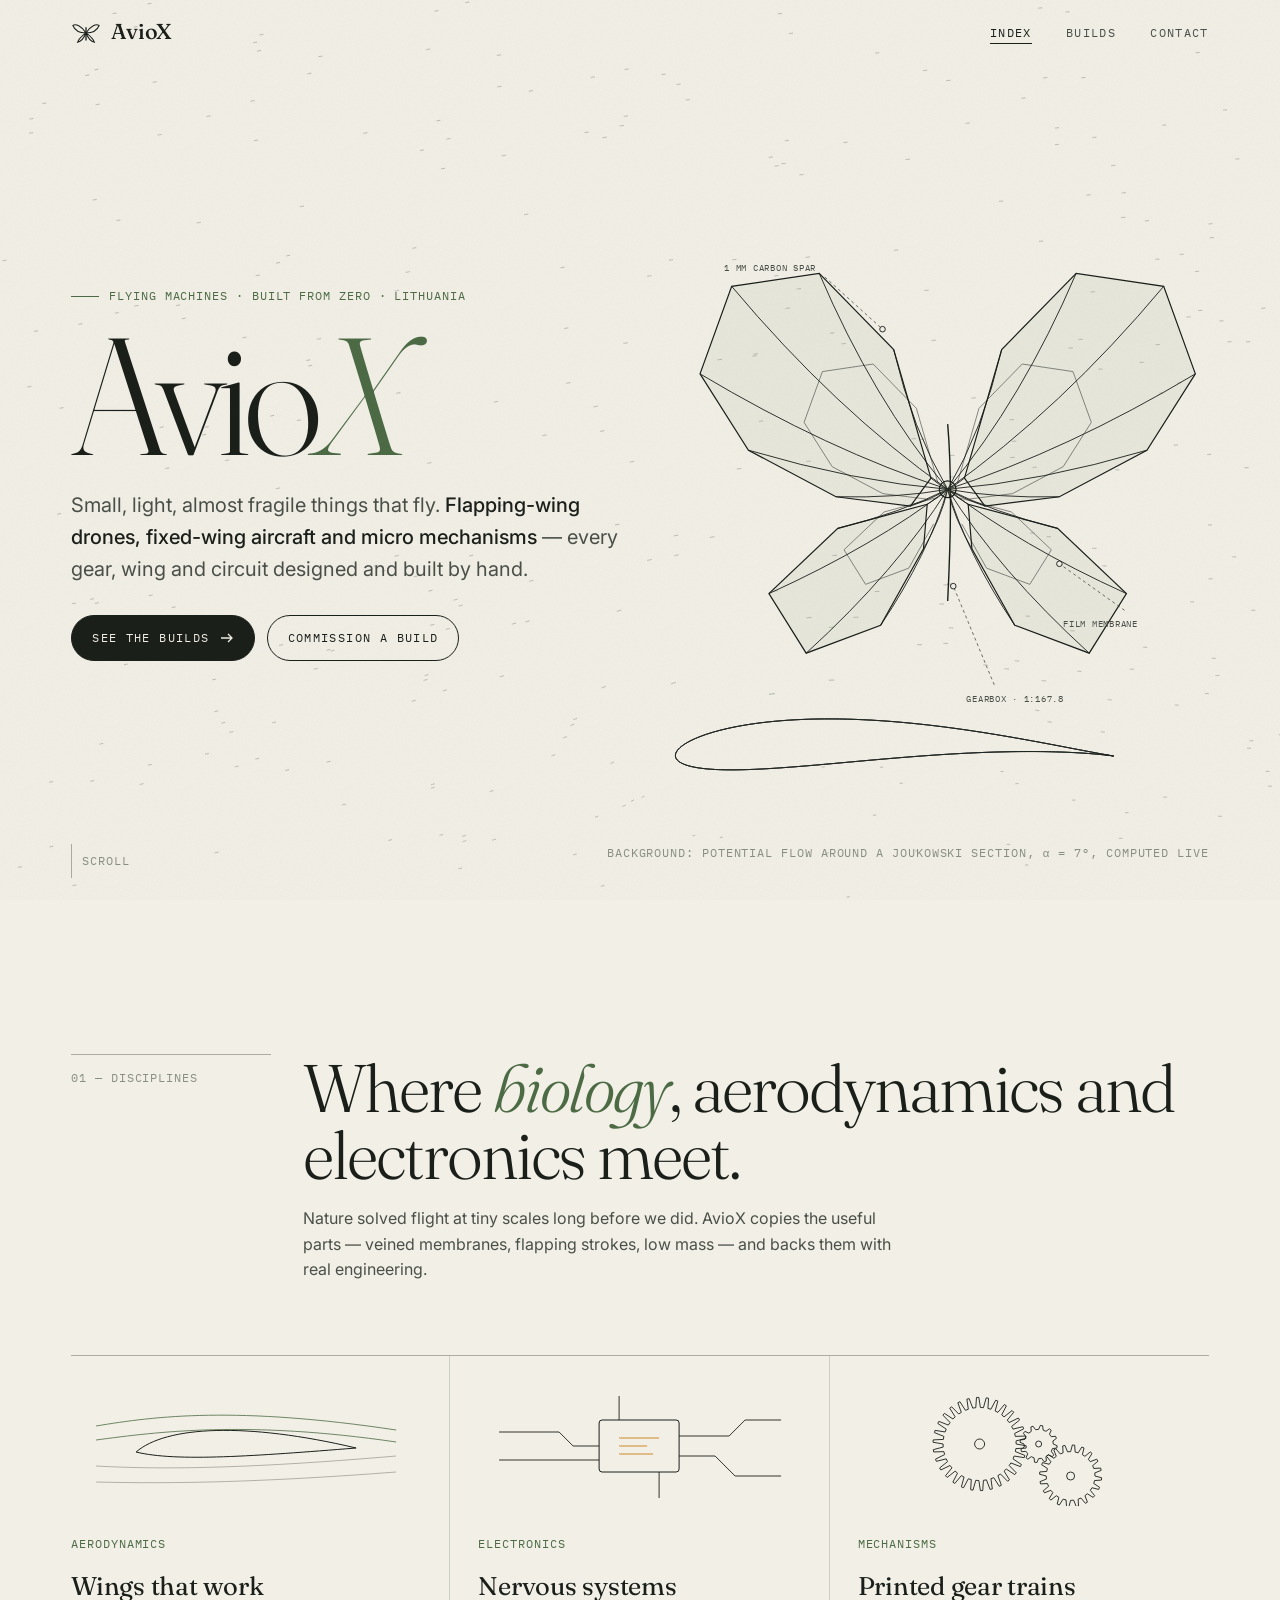
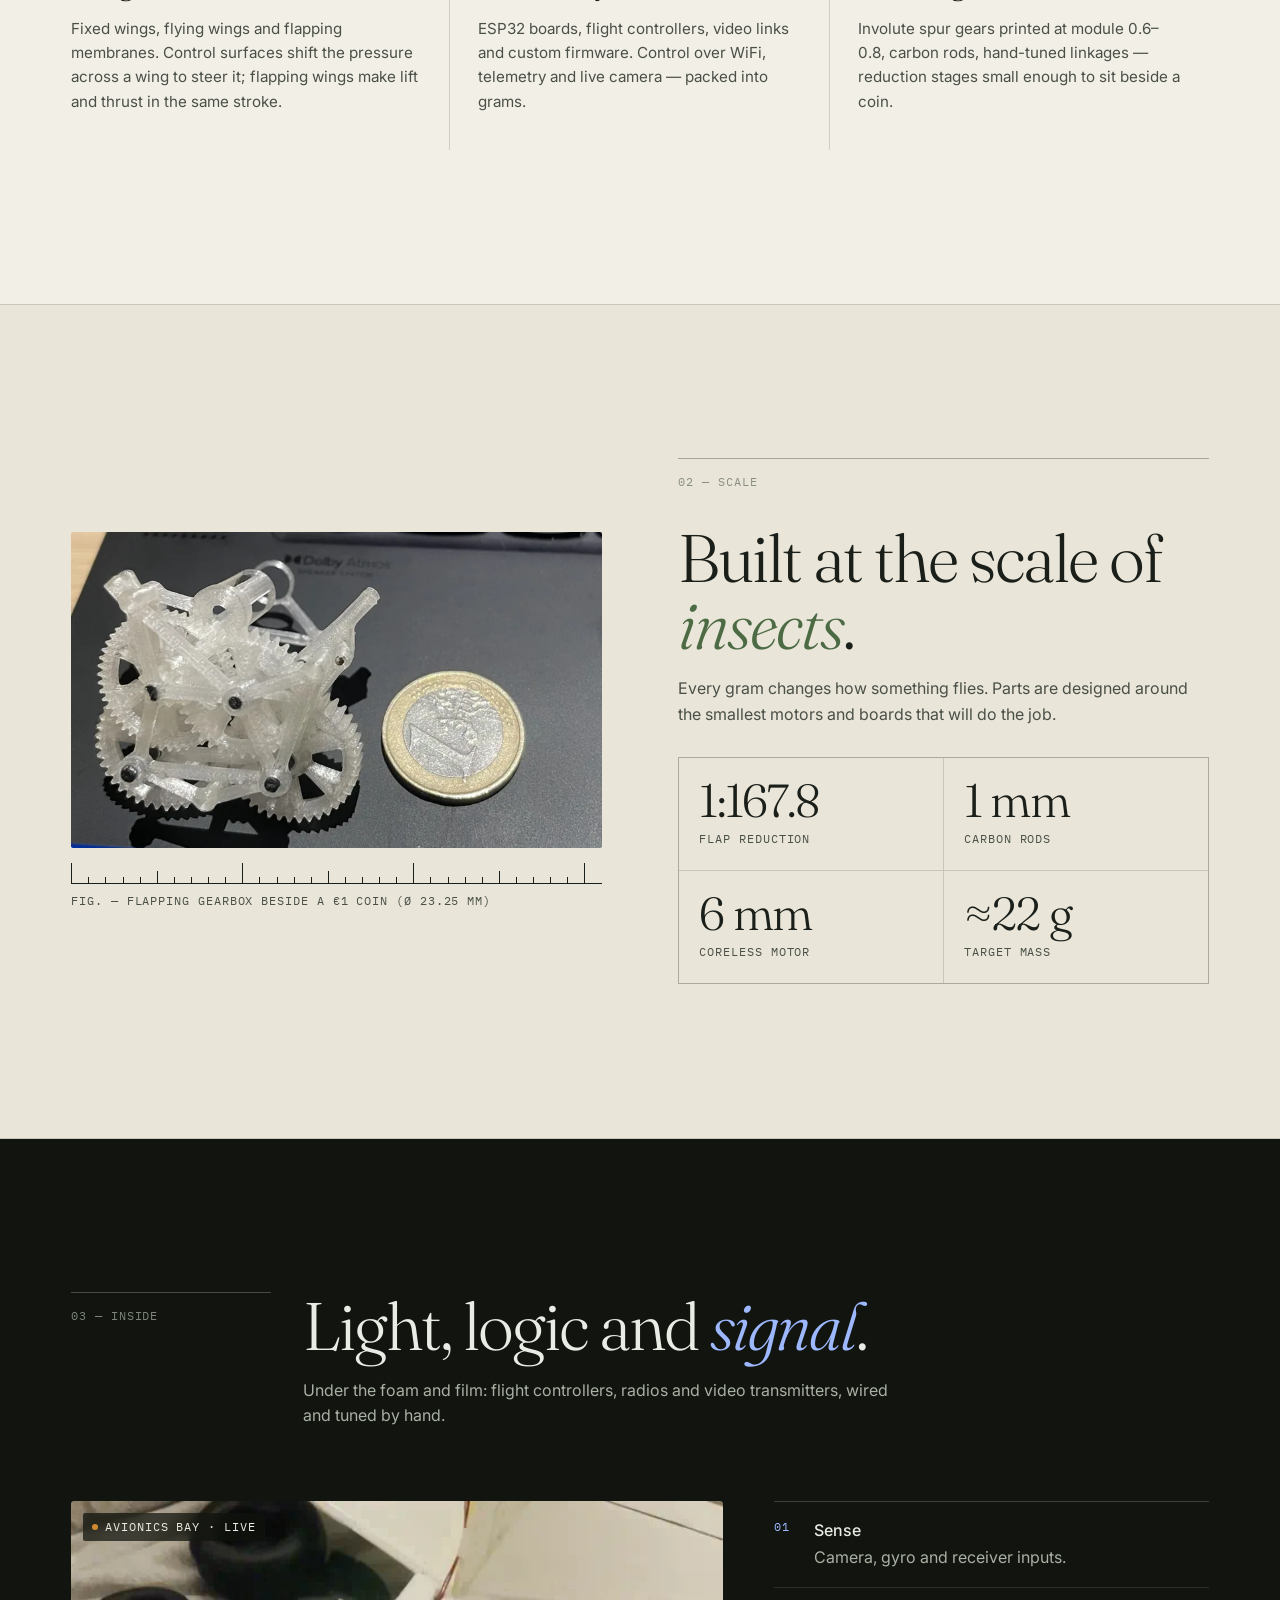
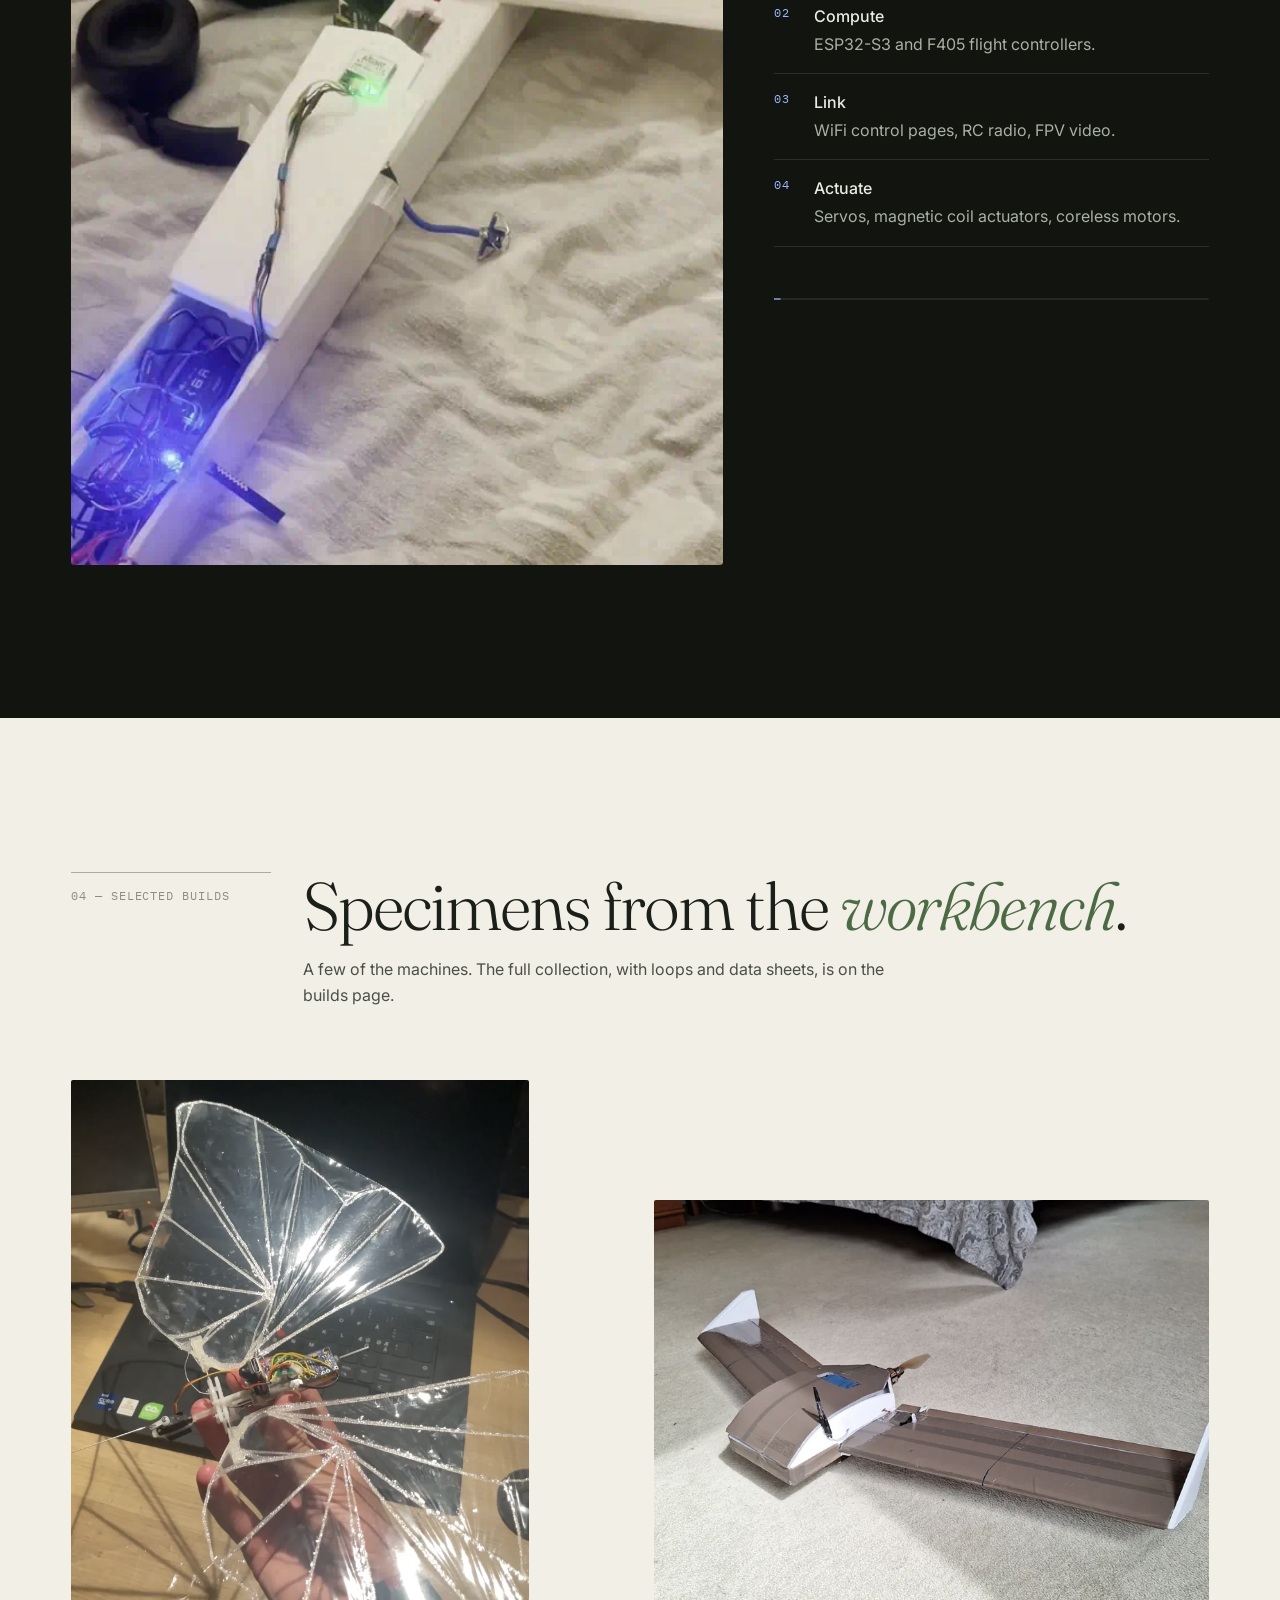
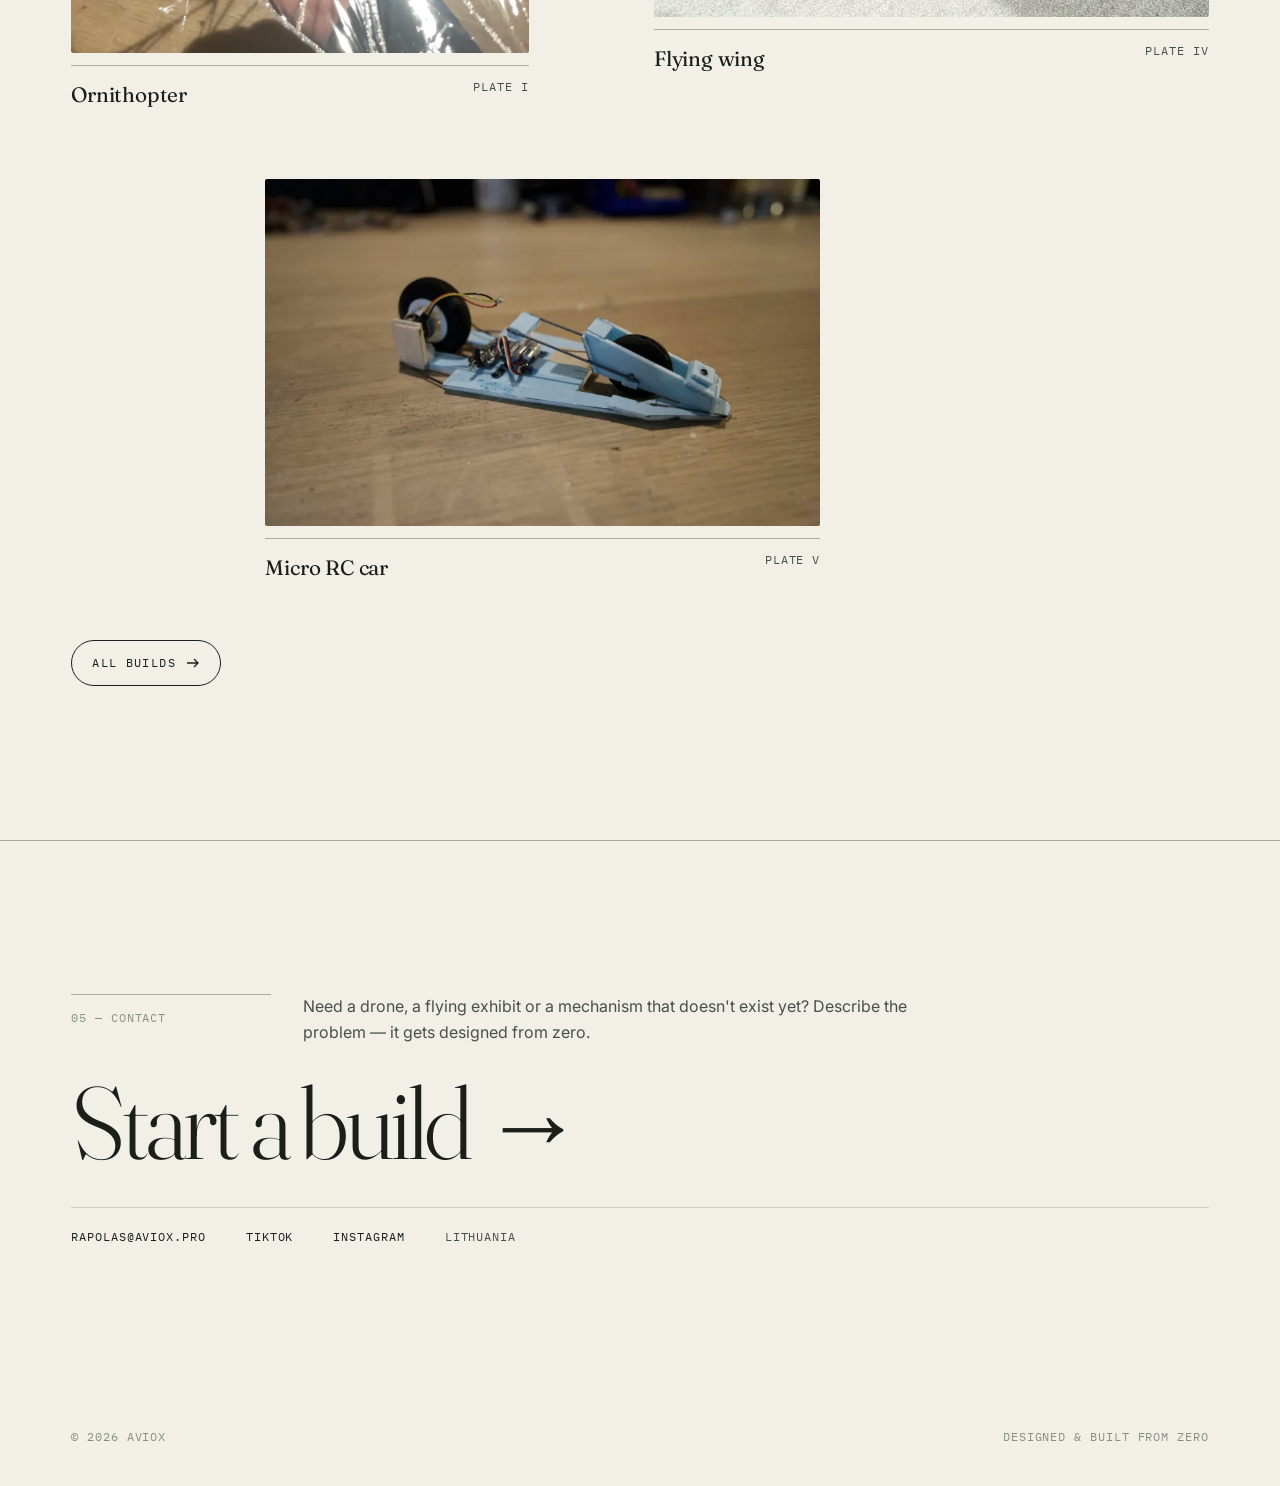
<file: index.html>
<!doctype html>
<html lang="en">
<head>
<meta charset="utf-8">
<meta name="viewport" content="width=device-width,initial-scale=1">
<title>AvioX — custom drones, ornithopters &amp; flying mechanisms</title>
<meta name="description" content="AvioX builds small, fragile-looking flying machines from scratch in Lithuania: flapping-wing ornithopters, fixed-wing FPV drones, printed micro gearboxes and ESP32 electronics.">
<link rel="canonical" href="https://aviox.pro/">
<meta name="robots" content="index,follow">
<meta name="theme-color" content="#f2efe6">
<meta property="og:type" content="website">
<meta property="og:site_name" content="AvioX">
<meta property="og:title" content="AvioX — custom drones &amp; ornithopters">
<meta property="og:description" content="Flapping-wing drones, fixed-wing FPV aircraft and micro mechanisms, designed and built from scratch.">
<meta property="og:url" content="https://aviox.pro/">
<meta property="og:image" content="https://aviox.pro/media/og.jpg">
<meta name="twitter:card" content="summary_large_image">
<link rel="icon" href="favicon.svg" type="image/svg+xml"><link rel="icon" href="favicon-192.png" sizes="192x192" type="image/png"><link rel="apple-touch-icon" href="favicon-192.png">
<link rel="preconnect" href="https://fonts.googleapis.com"><link rel="preconnect" href="https://fonts.gstatic.com" crossorigin>
<link href="https://fonts.googleapis.com/css2?family=Fraunces:ital,opsz,wght@0,9..144,300;0,9..144,400;0,9..144,500;1,9..144,300;1,9..144,400&family=IBM+Plex+Mono:wght@400;500&family=Inter:wght@400;500&display=swap" rel="stylesheet">
<link rel="stylesheet" href="style.css">
<script type="application/ld+json">
{"@context":"https://schema.org","@type":"Organization","name":"AvioX","alternateName":["Aviox","AvioX drones"],"url":"https://aviox.pro/","logo":"https://aviox.pro/favicon.svg","image":"https://aviox.pro/media/og.jpg",
"description":"Custom drones, ornithopters and flying mechanisms designed and built from scratch in Lithuania.",
"address":{"@type":"PostalAddress","addressCountry":"LT"},"email":"rapolas@aviox.pro",
"sameAs":["https://www.tiktok.com/@www.aviox.lt","https://www.instagram.com/avio_x_ig/"]}
</script>
<script type="application/ld+json">{"@context":"https://schema.org","@type":"WebSite","name":"AvioX","alternateName":"Aviox","url":"https://aviox.pro/"}</script>
</head>
<body>

<nav class="nav" aria-label="Main">
  <div class="wrap">
    <a class="brand" href="./" aria-label="AvioX home">
      <svg viewBox="0 0 32 32" aria-hidden="true"><path d="M16 17 C11 9 5 7 2 9 C4 14 9 17 16 17Z M16 17 C21 9 27 7 30 9 C28 14 23 17 16 17Z M16 17 C12 20 8 24 7 27 C11 26 14 22 16 17Z M16 17 C20 20 24 24 25 27 C21 26 18 22 16 17Z" fill="none" stroke="currentColor" stroke-width="1.1"/><line x1="16" y1="11" x2="16" y2="25" stroke="currentColor" stroke-width="1.4"/></svg>
      AvioX
    </a>
    <ul>
      <li><a class="link" href="./" aria-current="page">Index</a></li>
      <li><a class="link" href="builds.html">Builds</a></li>
      <li><a class="link" href="#contact">Contact</a></li>
    </ul>
  </div>
</nav>

<header class="hero">
  <canvas id="flow" aria-hidden="true"></canvas>
  <div class="wrap">
    <div class="hero-grid">
      <div class="rv">
        <div class="eyebrow mono">Flying machines · built from zero · Lithuania</div>
        <h1 class="title">Avio<em>X</em></h1>
        <p class="lede">Small, light, almost fragile things that fly. <strong>Flapping-wing drones, fixed-wing aircraft and micro mechanisms</strong> — every gear, wing and circuit designed and built by hand.</p>
        <div class="hero-cta">
          <a class="btn solid" href="builds.html">See the builds <svg viewBox="0 0 14 14"><path d="M1 7h11M8 3l4 4-4 4" fill="none" stroke="currentColor" stroke-width="1.3"/></svg></a>
          <a class="btn" href="#contact">Commission a build</a>
        </div>
      </div>
      <div class="hero-specimen rv" aria-hidden="true">
        <svg viewBox="0 0 560 560" data-wing>
          <path class="body-line" d="M280 230 Q286 300 280 420"/>
          <circle cx="280" cy="300" r="9" class="membrane"/>
          <g class="callout">
            <line x1="148" y1="72" x2="210" y2="128"/><circle cx="210" cy="128" r="3"/>
            <text x="40" y="66">1 mm carbon spar</text>
            <line x1="470" y1="430" x2="400" y2="380"/><circle cx="400" cy="380" r="3"/>
            <text x="404" y="448">film membrane</text>
            <line x1="330" y1="510" x2="286" y2="404"/><circle cx="286" cy="404" r="3"/>
            <text x="300" y="528">gearbox · 1:167.8</text>
          </g>
        </svg>
      </div>
    </div>
  </div>
  <div class="hero-foot">
    <div class="wrap mono">
      <span class="scroll-cue"><i></i>Scroll</span>
      <span>Background: potential flow around a Joukowski section, <span style="text-transform:none">α</span> = 7°, computed live</span>
    </div>
  </div>
</header>

<main>
  <section class="band">
    <div class="wrap">
      <div class="sec-head rv">
        <div class="idx mono">01 — Disciplines</div>
        <div>
          <h2>Where <em>biology</em>, aerodynamics and electronics meet.</h2>
          <p>Nature solved flight at tiny scales long before we did. AvioX copies the useful parts — veined membranes, flapping strokes, low mass — and backs them with real engineering.</p>
        </div>
      </div>
      <div class="disciplines">
        <article class="disc rv">
          <svg viewBox="0 0 300 120" class="draw" aria-hidden="true">
            <path d="M40 66 C70 40 150 36 260 62 C160 70 80 76 40 66Z" fill="none" stroke="#1b1f1a" stroke-width="1"/>
            <path d="M0 40 C60 30 140 20 300 44" fill="none" stroke="#4c6b45" stroke-width=".8"/>
            <path d="M0 54 C60 46 150 34 300 56" fill="none" stroke="#4c6b45" stroke-width=".8"/>
            <path d="M0 80 C70 84 160 82 300 70" fill="none" stroke="#1b1f1a" stroke-width=".6" opacity=".5"/>
            <path d="M0 96 C80 98 170 96 300 86" fill="none" stroke="#1b1f1a" stroke-width=".6" opacity=".5"/>
          </svg>
          <span class="mono">Aerodynamics</span>
          <h3>Wings that work</h3>
          <p>Fixed wings, flying wings and flapping membranes. Control surfaces shift the pressure across a wing to steer it; flapping wings make lift and thrust in the same stroke.</p>
        </article>
        <article class="disc rv">
          <svg viewBox="0 0 300 120" class="draw" aria-hidden="true">
            <rect x="110" y="34" width="80" height="52" rx="3" fill="none" stroke="#1b1f1a"/>
            <path d="M10 46 H70 L84 60 H110 M10 74 H110 M190 50 H240 L256 34 H292 M190 70 H226 L246 90 H292 M130 34 V10 M170 86 V112" fill="none" stroke="#1b1f1a" stroke-width=".9"/>
            <path d="M130 52 h40 M130 60 h28 M130 68 h34" fill="none" stroke="#d08a2e" stroke-width="1.1"/>
          </svg>
          <span class="mono">Electronics</span>
          <h3>Nervous systems</h3>
          <p>ESP32 boards, flight controllers, video links and custom firmware. Control over WiFi, telemetry and live camera — packed into grams.</p>
        </article>
        <article class="disc rv">
          <svg viewBox="0 0 300 120" data-gears="9" aria-hidden="true" style="fill:none;stroke:#1b1f1a;stroke-width:.9">
            <g data-gear="110 58 30 42" data-period="9"><circle cx="110" cy="58" r="5"/></g>
            <g data-gear="169 58 12 16.8" data-period="3.6" data-dir="-1"><circle cx="169" cy="58" r="3"/></g>
            <g data-gear="201 90 20 28" data-period="6"><circle cx="201" cy="90" r="4"/></g>
          </svg>
          <span class="mono">Mechanisms</span>
          <h3>Printed gear trains</h3>
          <p>Involute spur gears printed at module 0.6–0.8, carbon rods, hand-tuned linkages — reduction stages small enough to sit beside a coin.</p>
        </article>
      </div>
    </div>
  </section>

  <section class="band scale">
    <div class="wrap scale-grid">
      <figure class="rv">
        <img src="media/gearbox-coin-1600.webp" srcset="media/gearbox-coin-800.webp 800w, media/gearbox-coin-1600.webp 1600w" sizes="(max-width:900px) 100vw, 50vw" alt="Transparent 3D-printed flapping gearbox next to a one euro coin" loading="lazy" width="1110" height="660">
        <div class="ruler" aria-hidden="true"><i></i><i></i><i></i><i></i><i></i><i></i><i></i><i></i><i></i><i></i><i></i><i></i><i></i><i></i><i></i><i></i><i></i><i></i><i></i><i></i><i></i><i></i><i></i><i></i><i></i><i></i><i></i><i></i><i></i><i></i><i></i></div>
        <figcaption class="mono muted" style="margin-top:8px">Fig. — flapping gearbox beside a €1 coin (Ø 23.25 mm)</figcaption>
      </figure>
      <div class="rv">
        <div class="sec-head" style="grid-template-columns:1fr;margin-bottom:0">
          <div class="idx mono">02 — Scale</div>
          <div>
            <h2>Built at the scale of <em>insects</em>.</h2>
            <p>Every gram changes how something flies. Parts are designed around the smallest motors and boards that will do the job.</p>
          </div>
        </div>
        <div class="stats">
          <div class="stat"><b>1:167.8</b><span class="mono">flap reduction</span></div>
          <div class="stat"><b>1 mm</b><span class="mono">carbon rods</span></div>
          <div class="stat"><b>6 mm</b><span class="mono">coreless motor</span></div>
          <div class="stat"><b>≈22 g</b><span class="mono">target mass</span></div>
        </div>
      </div>
    </div>
  </section>

  <section class="band lab">
    <div class="wrap">
      <div class="sec-head rv">
        <div class="idx mono">03 — Inside</div>
        <div>
          <h2>Light, logic and <em>signal</em>.</h2>
          <p>Under the foam and film: flight controllers, radios and video transmitters, wired and tuned by hand.</p>
        </div>
      </div>
      <div class="lab-grid">
        <div class="loop rv" style="aspect-ratio:640/652">
          <img src="media/avionics-glow.webp" alt="Flight controller LEDs glowing inside a fixed-wing drone fuselage" loading="lazy" width="640" height="652">
          <span class="tag mono">Avionics bay · live</span>
        </div>
        <div class="rv">
          <ul class="signal">
            <li><span class="n mono">01</span><div><b>Sense</b><span class="muted">Camera, gyro and receiver inputs.</span></div></li>
            <li><span class="n mono">02</span><div><b>Compute</b><span class="muted">ESP32-S3 and F405 flight controllers.</span></div></li>
            <li><span class="n mono">03</span><div><b>Link</b><span class="muted">WiFi control pages, RC radio, FPV video.</span></div></li>
            <li><span class="n mono">04</span><div><b>Actuate</b><span class="muted">Servos, magnetic coil actuators, coreless motors.</span></div></li>
          </ul>
          <svg class="trace" viewBox="0 0 400 60" preserveAspectRatio="none" aria-hidden="true">
            <path class="base" d="M0 30 H400"/>
            <path d="M0 30 H60 L70 10 L80 50 L90 30 H150 L156 22 L162 38 L168 30 H240 L250 6 L262 54 L272 30 H330 L336 24 L342 36 L348 30 H400"/>
          </svg>
        </div>
      </div>
    </div>
  </section>

  <section class="band">
    <div class="wrap">
      <div class="sec-head rv">
        <div class="idx mono">04 — Selected builds</div>
        <div>
          <h2>Specimens from the <em>workbench</em>.</h2>
          <p>A few of the machines. The full collection, with loops and data sheets, is on the builds page.</p>
        </div>
      </div>
      <div class="plates">
        <a class="plate rv" href="builds.html#ornithopter">
          <div class="frame"><img src="media/ornithopter-wings-800.webp" alt="Ornithopter with clear veined film wings and ESP32 electronics" loading="lazy" width="800" height="1049"></div>
          <div class="cap"><h3>Ornithopter</h3><span class="mono muted">Plate I</span></div>
        </a>
        <a class="plate rv" href="builds.html#fpv-wing">
          <div class="frame"><img src="media/flying-wing-800.webp" alt="Flying-wing drone with winglets and pusher propeller" loading="lazy" width="800" height="800"></div>
          <div class="cap"><h3>Flying wing</h3><span class="mono muted">Plate IV</span></div>
        </a>
        <a class="plate rv" href="builds.html#micro-car">
          <div class="frame"><img src="media/micro-car-800.webp" alt="Micro RC car with a foam chassis" loading="lazy" width="800" height="533"></div>
          <div class="cap"><h3>Micro RC car</h3><span class="mono muted">Plate V</span></div>
        </a>
      </div>
      <div style="margin-top:56px" class="rv"><a class="btn" href="builds.html">All builds <svg viewBox="0 0 14 14"><path d="M1 7h11M8 3l4 4-4 4" fill="none" stroke="currentColor" stroke-width="1.3"/></svg></a></div>
    </div>
  </section>

  <section class="band contact" id="contact">
    <div class="wrap">
      <div class="sec-head rv" style="margin-bottom:28px">
        <div class="idx mono">05 — Contact</div>
        <p class="muted" style="margin:0">Need a drone, a flying exhibit or a mechanism that doesn't exist yet? Describe the problem — it gets designed from zero.</p>
      </div>
      <h2 class="rv"><a href="mailto:rapolas@aviox.pro">Start a build →</a></h2>
      <div class="contact-row mono rv">
        <a href="mailto:rapolas@aviox.pro">rapolas@aviox.pro</a>
        <a href="https://www.tiktok.com/@www.aviox.lt" rel="me noopener" target="_blank">TikTok</a>
        <a href="https://www.instagram.com/avio_x_ig/" rel="me noopener" target="_blank">Instagram</a>
        <span class="muted">Lithuania</span>
      </div>
    </div>
  </section>
</main>

<footer><div class="wrap mono"><span>© 2026 AvioX</span><span>Designed &amp; built from zero</span></div></footer>
<script src="main.js" defer></script>
</body>
</html>
</file>
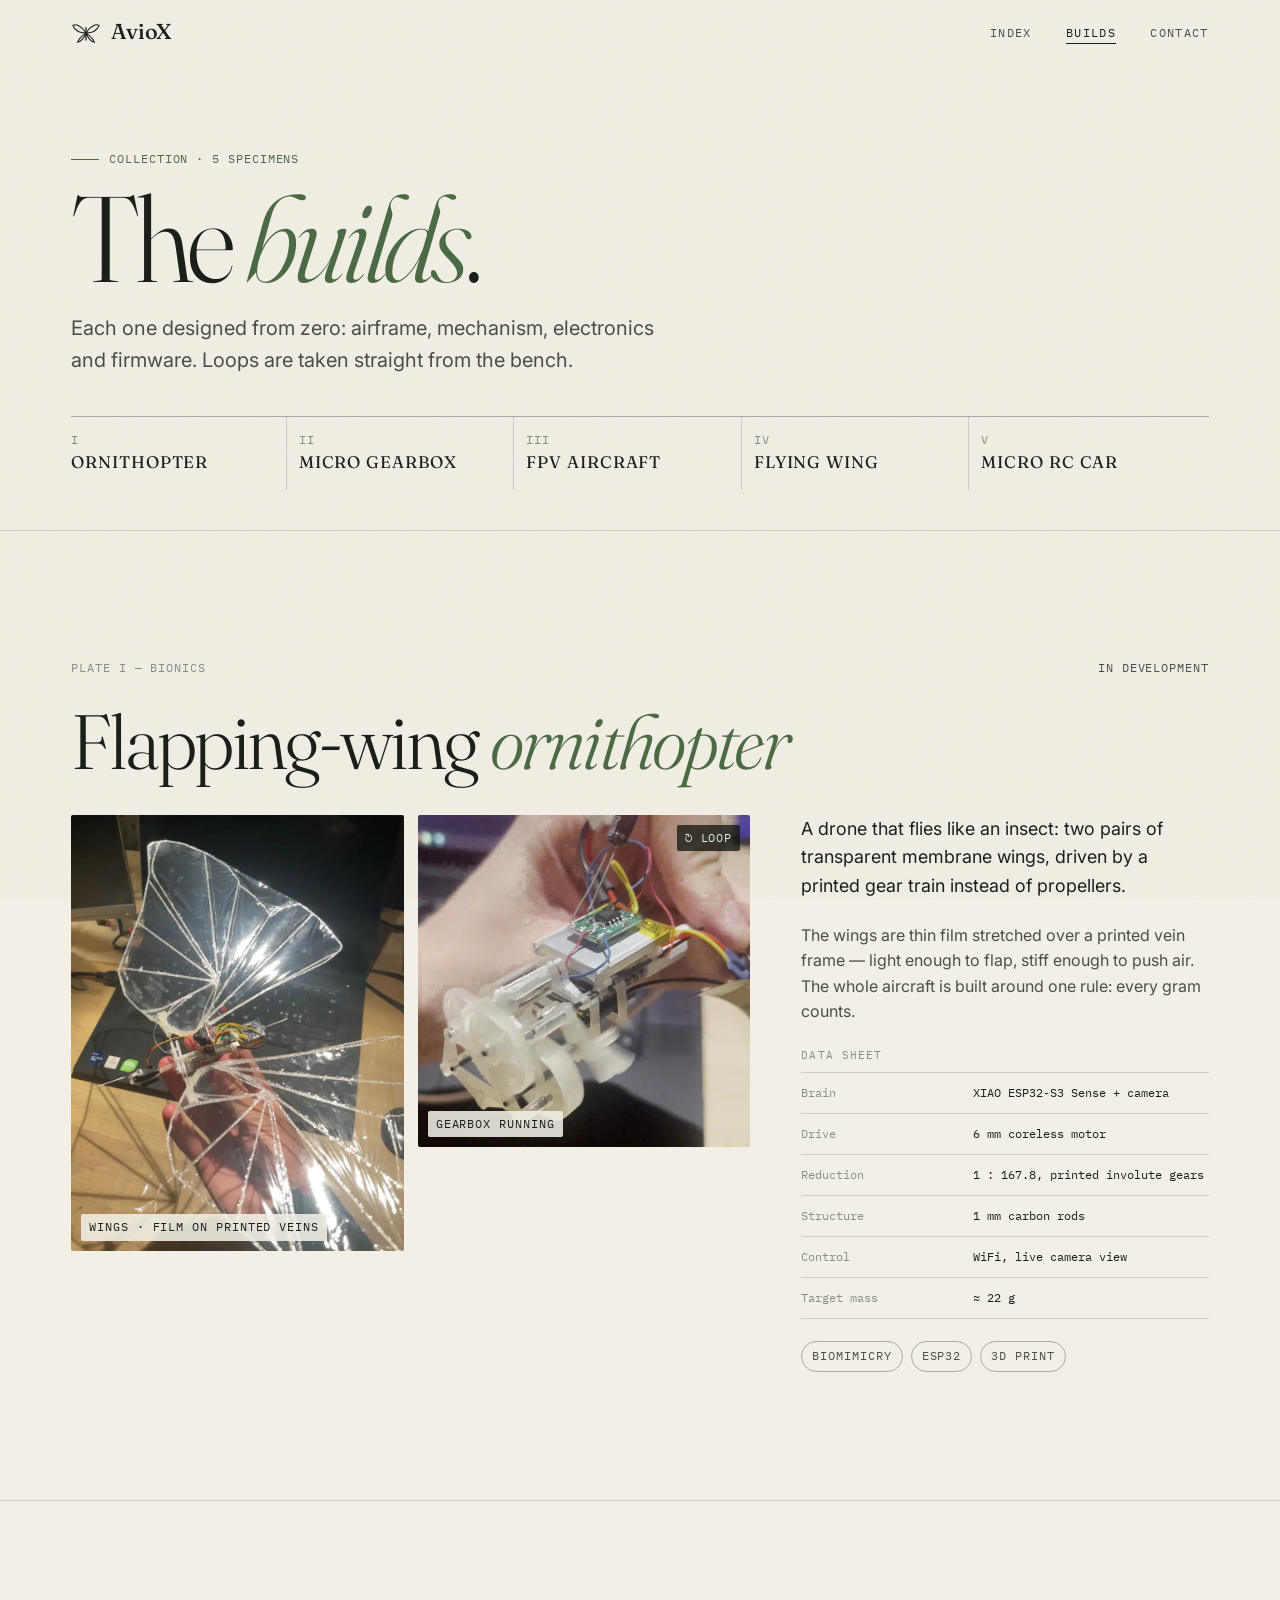
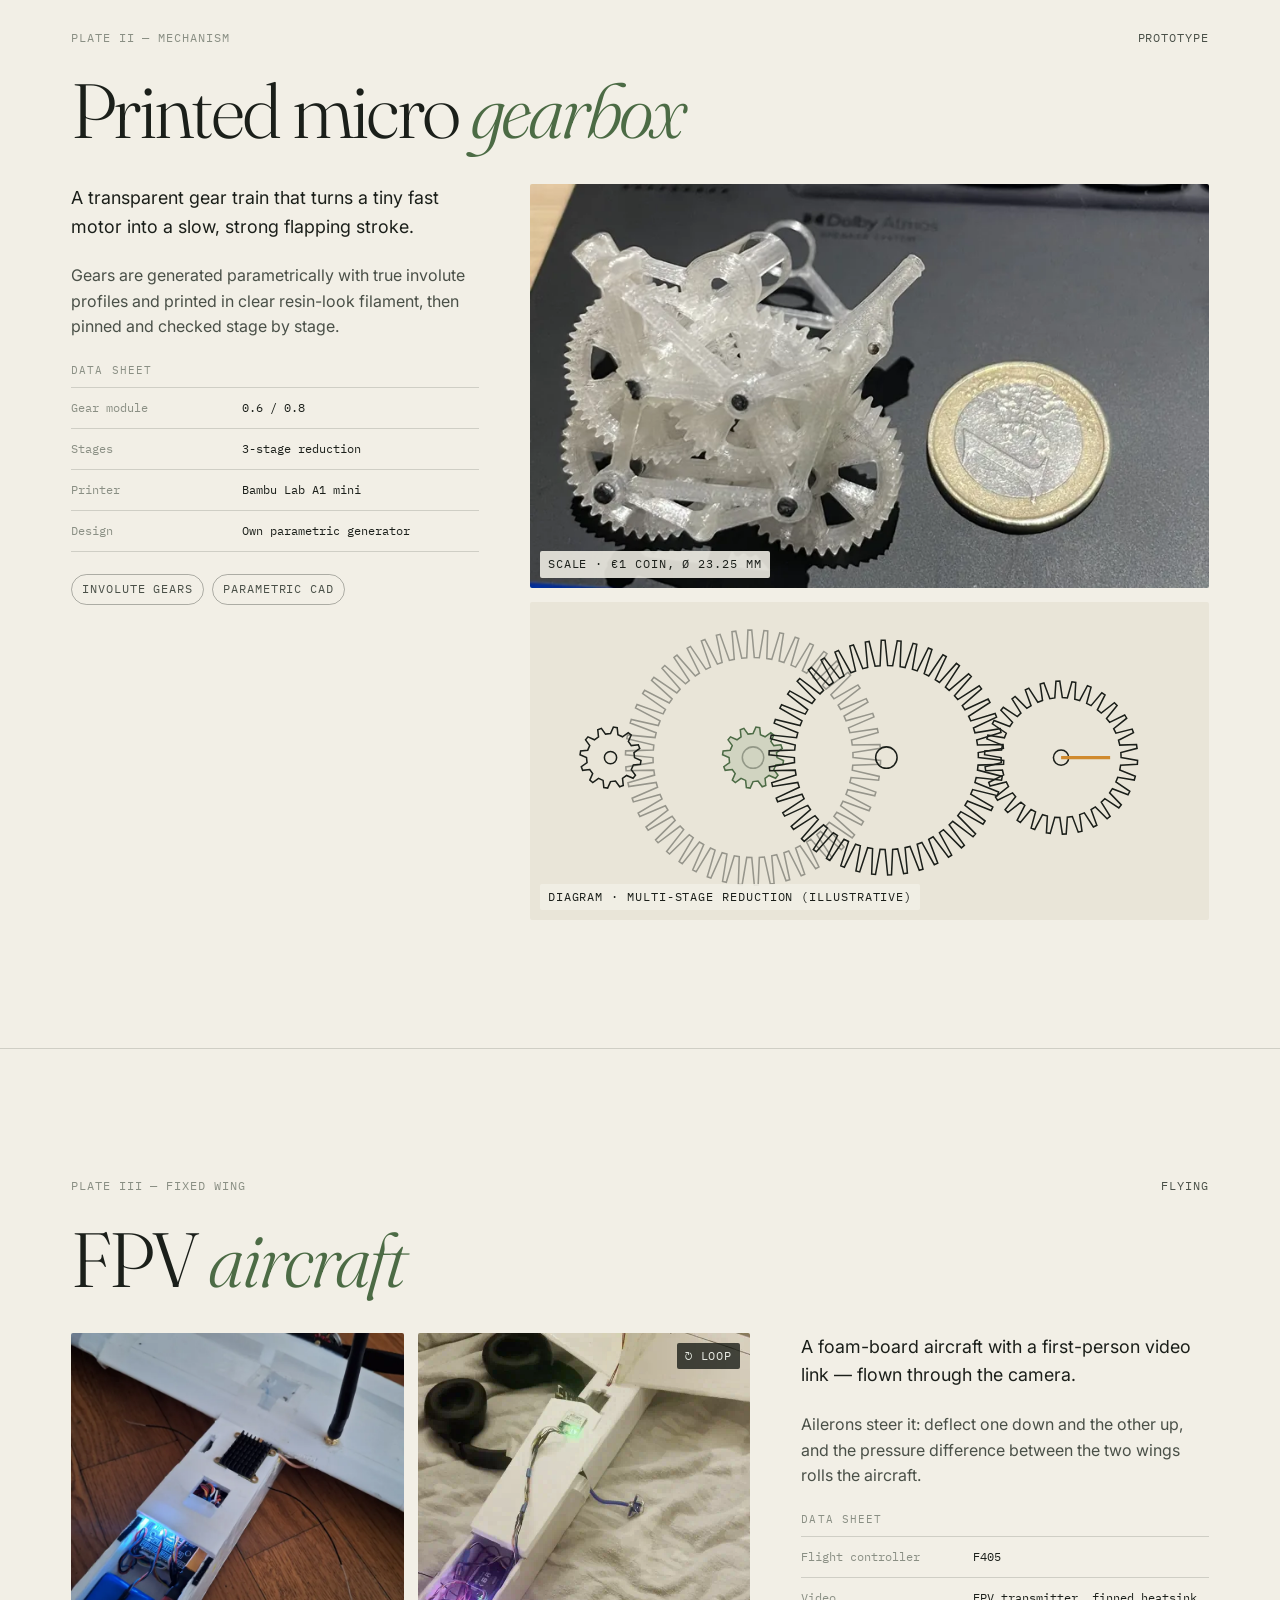
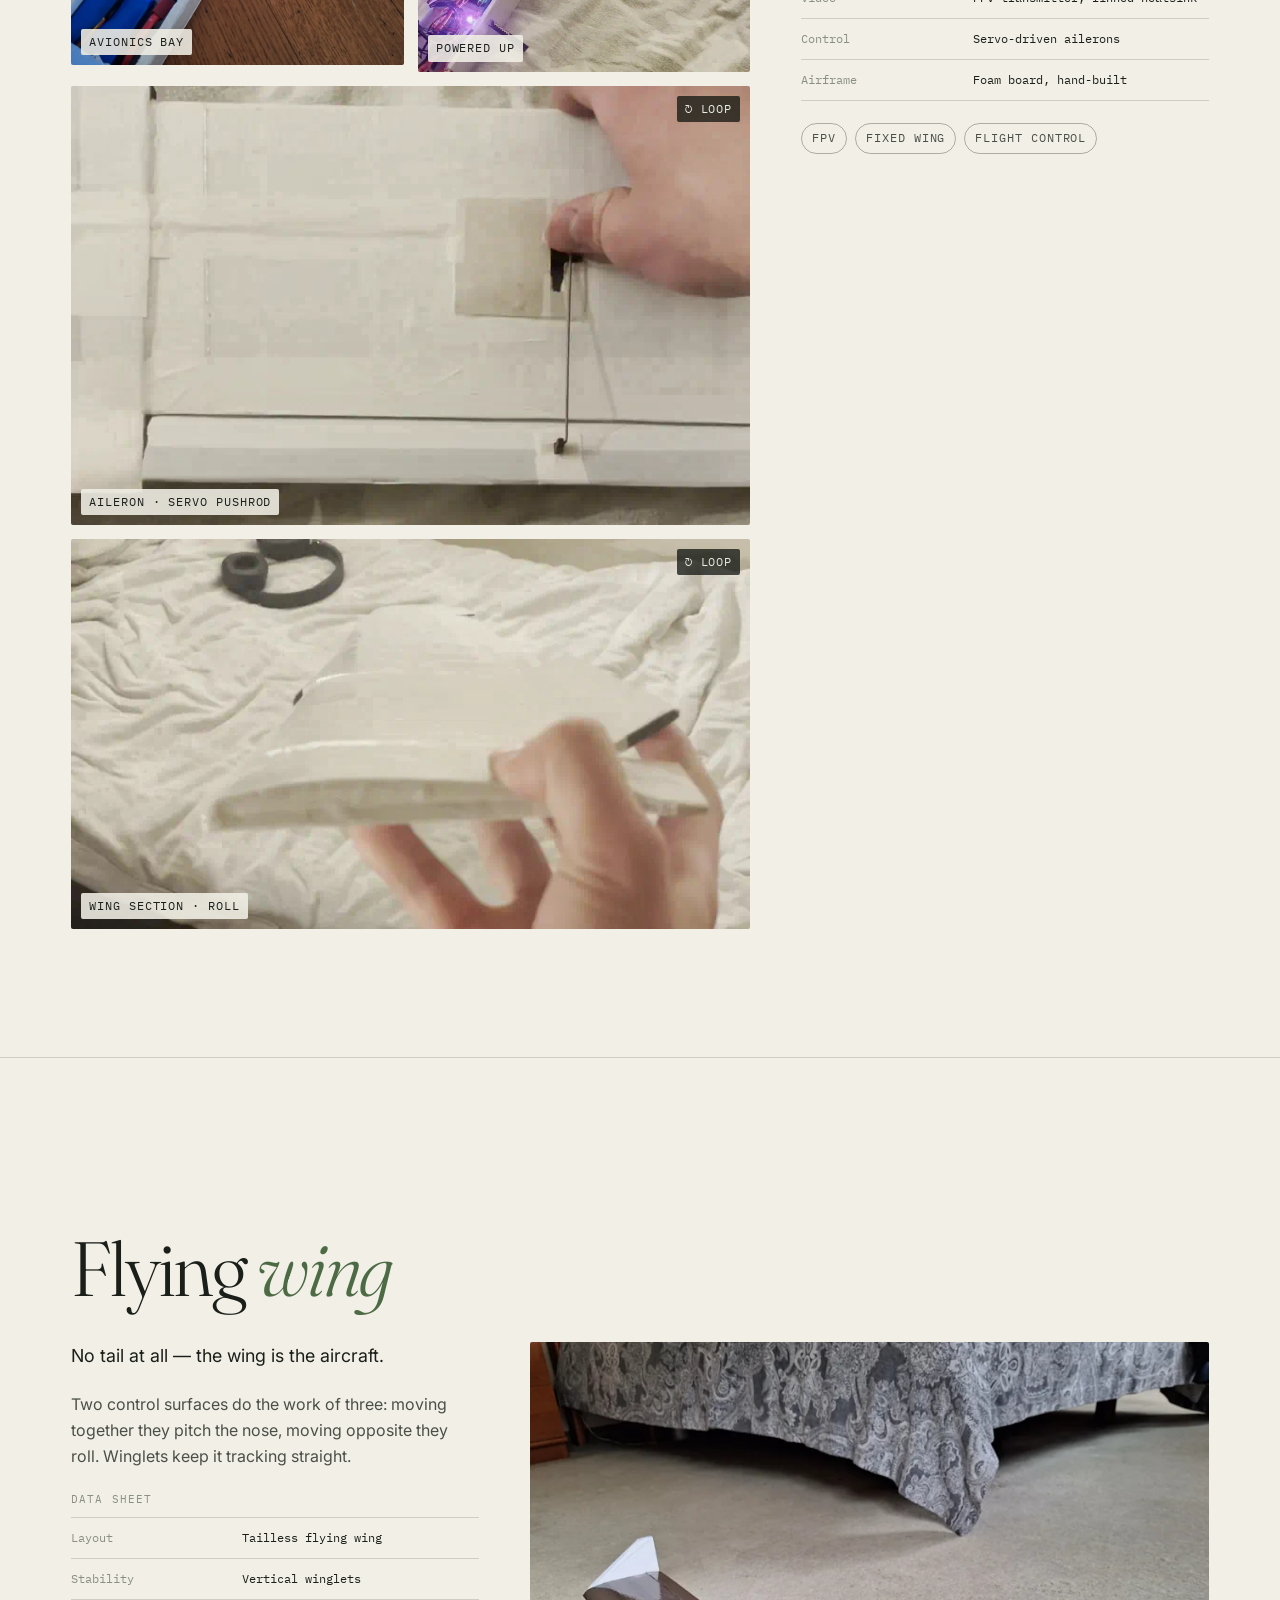
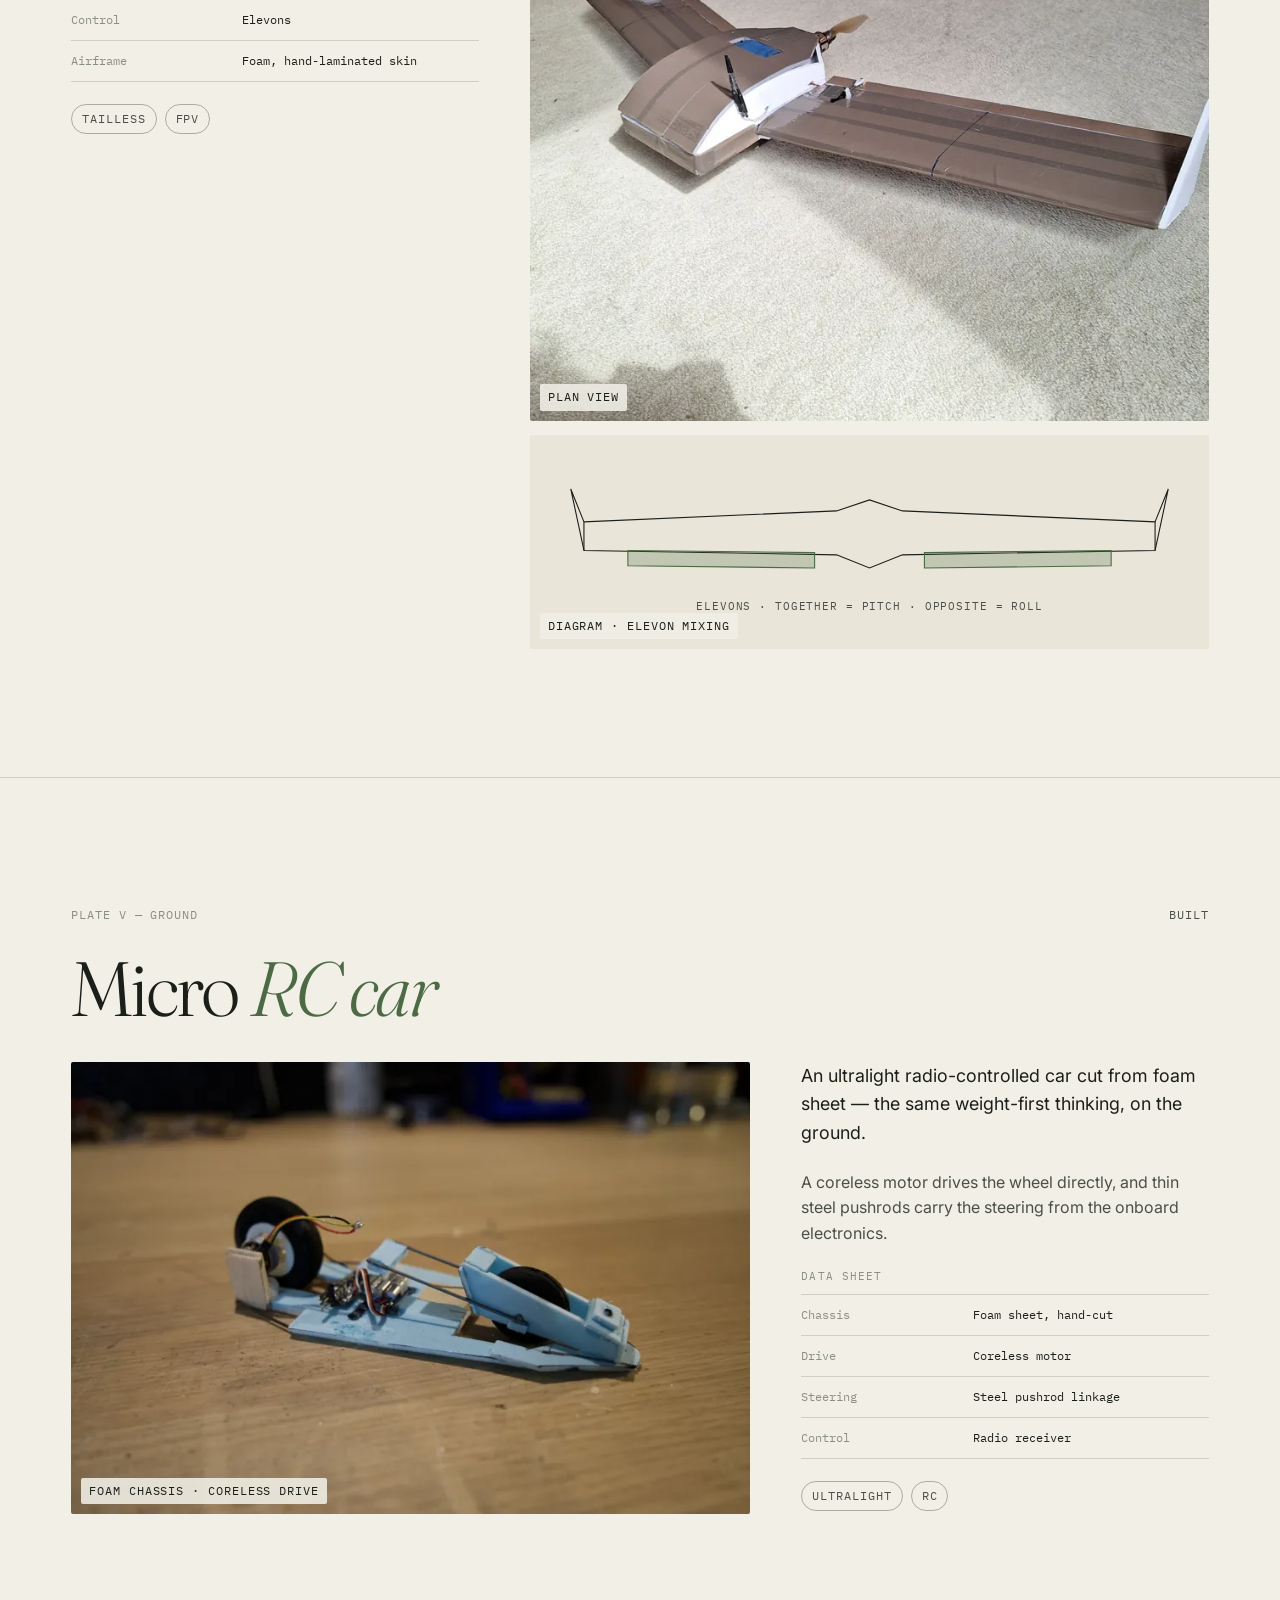
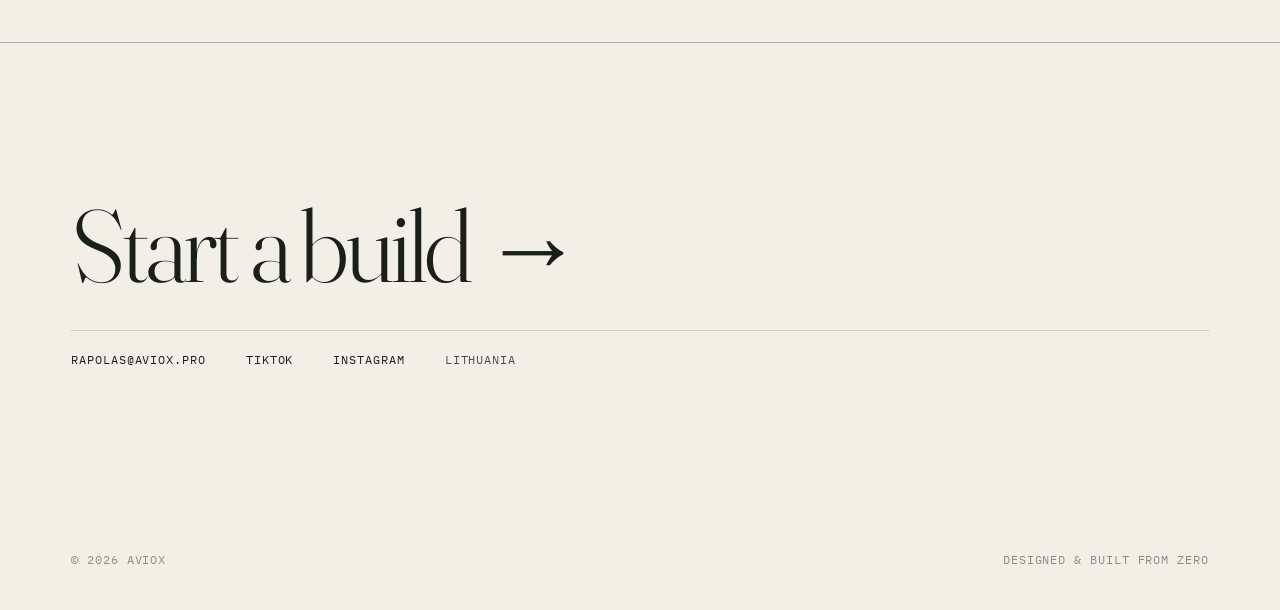
<file: builds.html>
<!doctype html>
<html lang="en">
<head>
<meta charset="utf-8">
<meta name="viewport" content="width=device-width,initial-scale=1">
<title>Builds — AvioX ornithopters, FPV drones &amp; micro mechanisms</title>
<meta name="description" content="AvioX builds: a flapping-wing ornithopter, a printed micro gearbox, a fixed-wing FPV drone, a flying wing and a micro RC car — all designed and built from scratch.">
<link rel="canonical" href="https://aviox.pro/builds.html">
<meta name="theme-color" content="#f2efe6">
<meta property="og:type" content="website">
<meta property="og:site_name" content="AvioX">
<meta property="og:title" content="AvioX — builds">
<meta property="og:description" content="Ornithopter, micro gearbox, FPV aircraft, flying wing and micro RC car.">
<meta property="og:url" content="https://aviox.pro/builds.html">
<meta property="og:image" content="https://aviox.pro/media/og.jpg">
<meta name="twitter:card" content="summary_large_image">
<link rel="icon" href="favicon.svg" type="image/svg+xml"><link rel="icon" href="favicon-192.png" sizes="192x192" type="image/png"><link rel="apple-touch-icon" href="favicon-192.png">
<link rel="preconnect" href="https://fonts.googleapis.com"><link rel="preconnect" href="https://fonts.gstatic.com" crossorigin>
<link href="https://fonts.googleapis.com/css2?family=Fraunces:ital,opsz,wght@0,9..144,300;0,9..144,400;0,9..144,500;1,9..144,300;1,9..144,400&family=IBM+Plex+Mono:wght@400;500&family=Inter:wght@400;500&display=swap" rel="stylesheet">
<link rel="stylesheet" href="style.css">
<script type="application/ld+json">
{"@context":"https://schema.org","@type":"CollectionPage","name":"AvioX builds","url":"https://aviox.pro/builds.html","isPartOf":{"@type":"WebSite","name":"AvioX","url":"https://aviox.pro/"}}
</script>
</head>
<body>

<nav class="nav" aria-label="Main">
  <div class="wrap">
    <a class="brand" href="./" aria-label="AvioX home">
      <svg viewBox="0 0 32 32" aria-hidden="true"><path d="M16 17 C11 9 5 7 2 9 C4 14 9 17 16 17Z M16 17 C21 9 27 7 30 9 C28 14 23 17 16 17Z M16 17 C12 20 8 24 7 27 C11 26 14 22 16 17Z M16 17 C20 20 24 24 25 27 C21 26 18 22 16 17Z" fill="none" stroke="currentColor" stroke-width="1.1"/><line x1="16" y1="11" x2="16" y2="25" stroke="currentColor" stroke-width="1.4"/></svg>
      AvioX
    </a>
    <ul>
      <li><a class="link" href="./">Index</a></li>
      <li><a class="link" href="builds.html" aria-current="page">Builds</a></li>
      <li><a class="link" href="./#contact">Contact</a></li>
    </ul>
  </div>
</nav>

<header class="page-hero">
  <div class="wrap">
    <div class="eyebrow mono rv">Collection · 5 specimens</div>
    <h1 class="rv">The <em>builds</em>.</h1>
    <p class="lede rv">Each one designed from zero: airframe, mechanism, electronics and firmware. Loops are taken straight from the bench.</p>
    <ol class="index-list mono rv">
      <li><a href="#ornithopter"><span class="n">I</span><b>Ornithopter</b></a></li>
      <li><a href="#gearbox"><span class="n">II</span><b>Micro gearbox</b></a></li>
      <li><a href="#fpv-plane"><span class="n">III</span><b>FPV aircraft</b></a></li>
      <li><a href="#fpv-wing"><span class="n">IV</span><b>Flying wing</b></a></li>
      <li><a href="#micro-car"><span class="n">V</span><b>Micro RC car</b></a></li>
    </ol>
  </div>
</header>

<main>
<div class="specimens">

  <!-- I -->
  <section class="specimen" id="ornithopter">
    <div class="wrap">
      <div class="spec-top rv"><span class="mono plate-no">Plate I — Bionics</span><span class="mono muted">In development</span></div>
      <h2 class="rv">Flapping-wing <em>ornithopter</em></h2>
      <div class="spec-body">
        <div class="spec-media two">
          <figure class="rv" data-full="media/ornithopter-wings-1600.webp" style="aspect-ratio:960/1259">
            <img src="media/ornithopter-wings-800.webp" alt="Ornithopter held in hand: clear film wings with printed vein frame, ESP32 board and wiring" loading="lazy" width="800" height="1049">
            <figcaption class="mono">Wings · film on printed veins</figcaption>
          </figure>
          <figure class="rv" style="aspect-ratio:1/1;cursor:default">
            <img src="media/gearbox-flap.webp" alt="Loop: the ornithopter gearbox running, crank arms driving the flapping rods" loading="lazy" width="640" height="640">
            <span class="loop-badge mono">Loop</span>
            <figcaption class="mono">Gearbox running</figcaption>
          </figure>
        </div>
        <div class="spec-side rv">
          <p>A drone that flies like an insect: two pairs of transparent membrane wings, driven by a printed gear train instead of propellers.</p>
          <p>The wings are thin film stretched over a printed vein frame — light enough to flap, stiff enough to push air. The whole aircraft is built around one rule: every gram counts.</p>
          <table class="datasheet">
            <caption>Data sheet</caption>
            <tr><th>Brain</th><td>XIAO ESP32-S3 Sense + camera</td></tr>
            <tr><th>Drive</th><td>6 mm coreless motor</td></tr>
            <tr><th>Reduction</th><td>1 : 167.8, printed involute gears</td></tr>
            <tr><th>Structure</th><td>1 mm carbon rods</td></tr>
            <tr><th>Control</th><td>WiFi, live camera view</td></tr>
            <tr><th>Target mass</th><td>≈ 22 g</td></tr>
          </table>
          <div class="chips mono"><span class="chip">Biomimicry</span><span class="chip">ESP32</span><span class="chip">3D print</span></div>
        </div>
      </div>
    </div>
  </section>

  <!-- II -->
  <section class="specimen" id="gearbox">
    <div class="wrap">
      <div class="spec-top rv"><span class="mono plate-no">Plate II — Mechanism</span><span class="mono muted">Prototype</span></div>
      <h2 class="rv">Printed micro <em>gearbox</em></h2>
      <div class="spec-body">
        <div class="spec-media">
          <figure class="rv" data-full="media/gearbox-coin-1600.webp" style="aspect-ratio:1110/660">
            <img src="media/gearbox-coin-800.webp" alt="Clear printed gearbox with black pins next to a one euro coin for scale" loading="lazy" width="800" height="476">
            <figcaption class="mono">Scale · €1 coin, Ø 23.25 mm</figcaption>
          </figure>
          <figure class="rv" style="cursor:default;background:var(--paper-2);padding:10px">
            <svg viewBox="20 0 430 190" data-gears="3" aria-label="Animated gear train" style="fill:none;stroke:#1b1f1a;stroke-width:1;width:100%;height:auto">
              <g data-gear="66 95 12 18" data-period="3"><circle cx="66" cy="95" r="4"/></g>
              <g data-gear="159 95 50 75" data-period="12.5" data-dir="-1" style="opacity:.4"><circle cx="159" cy="95" r="7"/></g>
              <g data-gear="159 95 12 18" data-period="12.5" data-dir="-1" style="stroke:#4c6b45;fill:rgba(134,160,124,.25)"></g>
              <g data-gear="246 95 46 69" data-period="47.9"><circle cx="246" cy="95" r="7"/></g>
              <g data-gear="360 95 30 45" data-period="31.25" data-dir="-1"><circle cx="360" cy="95" r="5"/><line x1="360" y1="95" x2="392" y2="95" style="stroke:#d08a2e;stroke-width:2"/></g>
            </svg>
            <figcaption class="mono">Diagram · multi-stage reduction (illustrative)</figcaption>
          </figure>
        </div>
        <div class="spec-side rv">
          <p>A transparent gear train that turns a tiny fast motor into a slow, strong flapping stroke.</p>
          <p>Gears are generated parametrically with true involute profiles and printed in clear resin-look filament, then pinned and checked stage by stage.</p>
          <table class="datasheet">
            <caption>Data sheet</caption>
            <tr><th>Gear module</th><td>0.6 / 0.8</td></tr>
            <tr><th>Stages</th><td>3-stage reduction</td></tr>
            <tr><th>Printer</th><td>Bambu Lab A1 mini</td></tr>
            <tr><th>Design</th><td>Own parametric generator</td></tr>
          </table>
          <div class="chips mono"><span class="chip">Involute gears</span><span class="chip">Parametric CAD</span></div>
        </div>
      </div>
    </div>
  </section>

  <!-- III -->
  <section class="specimen" id="fpv-plane">
    <div class="wrap">
      <div class="spec-top rv"><span class="mono plate-no">Plate III — Fixed wing</span><span class="mono muted">Flying</span></div>
      <h2 class="rv">FPV <em>aircraft</em></h2>
      <div class="spec-body">
        <div class="spec-media two">
          <figure class="rv" data-full="media/fpv-avionics-1600.webp" style="aspect-ratio:1/1">
            <img src="media/fpv-avionics-800.webp" alt="Open fuselage showing F405 flight controller, battery, wiring and a finned video transmitter" loading="lazy" width="800" height="800">
            <figcaption class="mono">Avionics bay</figcaption>
          </figure>
          <figure class="rv" style="aspect-ratio:640/652;cursor:default">
            <img src="media/avionics-glow.webp" alt="Loop: flight controller LEDs glowing inside the fuselage" loading="lazy" width="640" height="652">
            <span class="loop-badge mono">Loop</span>
            <figcaption class="mono">Powered up</figcaption>
          </figure>
          <figure class="rv wide" style="aspect-ratio:720/466;cursor:default">
            <img src="media/aileron-servo.webp" alt="Loop: aileron moved by a servo pushrod on the wing" loading="lazy" width="720" height="466">
            <span class="loop-badge mono">Loop</span>
            <figcaption class="mono">Aileron · servo pushrod</figcaption>
          </figure>
          <figure class="rv wide" style="aspect-ratio:720/414;cursor:default">
            <img src="media/wing-section.webp" alt="Loop: wing section tilting to show how aileron deflection changes pressure" loading="lazy" width="720" height="414">
            <span class="loop-badge mono">Loop</span>
            <figcaption class="mono">Wing section · roll</figcaption>
          </figure>
        </div>
        <div class="spec-side rv">
          <p>A foam-board aircraft with a first-person video link — flown through the camera.</p>
          <p>Ailerons steer it: deflect one down and the other up, and the pressure difference between the two wings rolls the aircraft.</p>
          <table class="datasheet">
            <caption>Data sheet</caption>
            <tr><th>Flight controller</th><td>F405</td></tr>
            <tr><th>Video</th><td>FPV transmitter, finned heatsink</td></tr>
            <tr><th>Control</th><td>Servo-driven ailerons</td></tr>
            <tr><th>Airframe</th><td>Foam board, hand-built</td></tr>
          </table>
          <div class="chips mono"><span class="chip">FPV</span><span class="chip">Fixed wing</span><span class="chip">Flight control</span></div>
        </div>
      </div>
    </div>
  </section>

  <!-- IV -->
  <section class="specimen" id="fpv-wing">
    <div class="wrap">
      <div class="spec-top rv"><span class="mono plate-no">Plate IV — Tailless</span><span class="mono muted">Flying</span></div>
      <h2 class="rv">Flying <em>wing</em></h2>
      <div class="spec-body">
        <div class="spec-media">
          <figure class="rv" data-full="media/flying-wing-1600.webp" style="aspect-ratio:1/1">
            <img src="media/flying-wing-800.webp" alt="Tailless flying-wing drone with winglets, central pod and propeller" loading="lazy" width="800" height="800">
            <figcaption class="mono">Plan view</figcaption>
          </figure>
          <figure class="rv" style="cursor:default;background:var(--paper-2);padding:10px">
            <svg viewBox="0 0 600 170" aria-label="Animated diagram of elevons moving together for pitch and opposite for roll" style="width:100%;height:auto;fill:none;stroke:#1b1f1a;stroke-width:1">
              <path d="M40 70 L270 60 L300 50 L330 60 L560 70 L560 96 L330 100 L300 112 L270 100 L40 96 Z"/>
              <path d="M40 70 L28 40 L40 96" /><path d="M560 70 L572 40 L560 96"/>
              <g class="elevon-l"><path d="M80 96 L250 98 L250 112 L80 110 Z" style="fill:rgba(76,107,69,.25);stroke:#4c6b45"/></g>
              <g class="elevon-r"><path d="M350 98 L520 96 L520 110 L350 112 Z" style="fill:rgba(76,107,69,.25);stroke:#4c6b45"/></g>
              <text x="300" y="150" text-anchor="middle" style="font:10px 'IBM Plex Mono',monospace;letter-spacing:.08em;fill:#4a5048;stroke:none">ELEVONS · TOGETHER = PITCH · OPPOSITE = ROLL</text>
            </svg>
            <figcaption class="mono">Diagram · elevon mixing</figcaption>
          </figure>
        </div>
        <div class="spec-side rv">
          <p>No tail at all — the wing is the aircraft.</p>
          <p>Two control surfaces do the work of three: moving together they pitch the nose, moving opposite they roll. Winglets keep it tracking straight.</p>
          <table class="datasheet">
            <caption>Data sheet</caption>
            <tr><th>Layout</th><td>Tailless flying wing</td></tr>
            <tr><th>Stability</th><td>Vertical winglets</td></tr>
            <tr><th>Control</th><td>Elevons</td></tr>
            <tr><th>Airframe</th><td>Foam, hand-laminated skin</td></tr>
          </table>
          <div class="chips mono"><span class="chip">Tailless</span><span class="chip">FPV</span></div>
        </div>
      </div>
    </div>
  </section>

  <!-- V -->
  <section class="specimen" id="micro-car">
    <div class="wrap">
      <div class="spec-top rv"><span class="mono plate-no">Plate V — Ground</span><span class="mono muted">Built</span></div>
      <h2 class="rv">Micro <em>RC car</em></h2>
      <div class="spec-body">
        <div class="spec-media">
          <figure class="rv wide" data-full="media/micro-car-1600.webp" style="aspect-ratio:3/2">
            <img src="media/micro-car-800.webp" alt="Ultralight RC car with blue foam chassis, coreless motor, receiver and pushrods" loading="lazy" width="800" height="533">
            <figcaption class="mono">Foam chassis · coreless drive</figcaption>
          </figure>
        </div>
        <div class="spec-side rv">
          <p>An ultralight radio-controlled car cut from foam sheet — the same weight-first thinking, on the ground.</p>
          <p>A coreless motor drives the wheel directly, and thin steel pushrods carry the steering from the onboard electronics.</p>
          <table class="datasheet">
            <caption>Data sheet</caption>
            <tr><th>Chassis</th><td>Foam sheet, hand-cut</td></tr>
            <tr><th>Drive</th><td>Coreless motor</td></tr>
            <tr><th>Steering</th><td>Steel pushrod linkage</td></tr>
            <tr><th>Control</th><td>Radio receiver</td></tr>
          </table>
          <div class="chips mono"><span class="chip">Ultralight</span><span class="chip">RC</span></div>
        </div>
      </div>
    </div>
  </section>
</div>

  <section class="band contact" id="contact">
    <div class="wrap">
      <h2 class="rv"><a href="mailto:rapolas@aviox.pro">Start a build →</a></h2>
      <div class="contact-row mono rv">
        <a href="mailto:rapolas@aviox.pro">rapolas@aviox.pro</a>
        <a href="https://www.tiktok.com/@www.aviox.lt" rel="me noopener" target="_blank">TikTok</a>
        <a href="https://www.instagram.com/avio_x_ig/" rel="me noopener" target="_blank">Instagram</a>
        <span class="muted">Lithuania</span>
      </div>
    </div>
  </section>
</main>

<div class="lightbox" role="dialog" aria-label="Image viewer"><img alt=""></div>
<footer><div class="wrap mono"><span>© 2026 AvioX</span><span>Designed &amp; built from zero</span></div></footer>
<script src="main.js" defer></script>
</body>
</html>
</file>
<file: style.css>
/* AvioX — specimen-plate design system
   Nature (vellum, moss, wing veins) + engineering (hairlines, mono labels, LED amber) */
:root{
  --paper:#f2efe6; --paper-2:#e9e5d8; --ink:#1b1f1a; --ink-2:#4a5048; --ink-3:#8a8f84;
  --hair:rgba(27,31,26,.16); --hair-2:rgba(27,31,26,.32);
  --moss:#4c6b45; --moss-2:#86a07c; --amber:#d08a2e; --sky:#5f8796;
  --night:#11140f; --night-2:#1a1f18; --glow:#9db8ff;
  --serif:"Fraunces",Georgia,serif; --sans:"Inter",system-ui,sans-serif; --mono:"IBM Plex Mono",ui-monospace,monospace;
  --gutter:clamp(16px,4vw,56px); --max:1240px;
}
*{box-sizing:border-box;margin:0;padding:0}
html{scroll-behavior:smooth}
body{background:var(--paper);color:var(--ink);font:16px/1.6 var(--sans);-webkit-font-smoothing:antialiased;overflow-x:hidden}
img{display:block;max-width:100%;height:auto}
a{color:inherit}
::selection{background:var(--moss);color:var(--paper)}

/* paper grain */
body::before{content:"";position:fixed;inset:0;pointer-events:none;z-index:100;opacity:.35;mix-blend-mode:multiply;
  background-image:url("data:image/svg+xml,%3Csvg xmlns='http://www.w3.org/2000/svg' width='160' height='160'%3E%3Cfilter id='n'%3E%3CfeTurbulence type='fractalNoise' baseFrequency='.9' numOctaves='2' stitchTiles='stitch'/%3E%3CfeColorMatrix values='0 0 0 0 .1 0 0 0 0 .1 0 0 0 0 .08 0 0 0 .09 0'/%3E%3C/filter%3E%3Crect width='100%25' height='100%25' filter='url(%23n)'/%3E%3C/svg%3E")}

.wrap{max-width:var(--max);margin:0 auto;padding:0 var(--gutter)}
.mono{font-family:var(--mono);font-size:.72rem;letter-spacing:.08em;text-transform:uppercase}
.muted{color:var(--ink-2)}

/* ---------- nav ---------- */
.nav{position:fixed;top:0;left:0;right:0;z-index:50;transition:background .4s,border-color .4s;border-bottom:1px solid transparent}
.nav.scrolled{background:rgba(242,239,230,.86);backdrop-filter:blur(10px);-webkit-backdrop-filter:blur(10px);border-color:var(--hair)}
.nav .wrap{display:flex;align-items:center;justify-content:space-between;height:64px}
.brand{display:flex;align-items:center;gap:10px;text-decoration:none;font-family:var(--serif);font-size:1.35rem;font-weight:500;letter-spacing:-.01em}
.brand svg{width:30px;height:30px}
.nav ul{display:flex;gap:clamp(14px,3vw,34px);list-style:none}
.nav a.link{text-decoration:none;font-family:var(--mono);font-size:.72rem;letter-spacing:.12em;text-transform:uppercase;color:var(--ink-2);position:relative;padding:4px 0}
.nav a.link::after{content:"";position:absolute;left:0;right:100%;bottom:0;height:1px;background:var(--ink);transition:right .35s ease}
.nav a.link:hover::after,.nav a.link[aria-current]::after{right:0}
.nav a.link[aria-current]{color:var(--ink)}

/* ---------- hero ---------- */
.hero{position:relative;min-height:100svh;display:grid;align-items:center;padding:96px 0 48px;overflow:hidden}
#flow{position:absolute;inset:0;width:100%;height:100%}
.hero .wrap{position:relative;z-index:2;width:100%}
.hero-grid{display:grid;grid-template-columns:1.05fr .95fr;gap:40px;align-items:center}
.eyebrow{display:flex;align-items:center;gap:10px;color:var(--moss)}
.eyebrow::before{content:"";width:28px;height:1px;background:currentColor}
h1.title{font-family:var(--serif);font-weight:300;font-size:clamp(4.2rem,13vw,10.5rem);line-height:.86;letter-spacing:-.045em;margin:18px 0 22px}
h1.title em{font-style:italic;font-weight:300;color:var(--moss)}
.lede{font-size:clamp(1.05rem,1.6vw,1.25rem);max-width:30em;color:var(--ink-2)}
.lede strong{color:var(--ink);font-weight:500}
.hero-cta{display:flex;flex-wrap:wrap;gap:12px;margin-top:30px}
.btn{display:inline-flex;align-items:center;gap:10px;padding:13px 20px;border:1px solid var(--ink);border-radius:999px;text-decoration:none;font-family:var(--mono);font-size:.72rem;letter-spacing:.12em;text-transform:uppercase;transition:background .3s,color .3s}
.btn.solid{background:var(--ink);color:var(--paper)}
.btn:hover{background:var(--moss);border-color:var(--moss);color:var(--paper)}
.btn svg{width:14px;height:14px}
.hero-specimen{position:relative;aspect-ratio:1/1;max-width:560px;justify-self:end;width:100%}
.hero-specimen svg{width:100%;height:100%;overflow:visible}
.hero-foot{position:absolute;left:0;right:0;bottom:22px;z-index:2}
.hero-foot .wrap{display:flex;justify-content:space-between;gap:16px;color:var(--ink-3)}
.scroll-cue{display:flex;align-items:center;gap:10px}
.scroll-cue i{width:1px;height:34px;background:var(--hair-2);position:relative;overflow:hidden}
.scroll-cue i::after{content:"";position:absolute;left:0;top:-40%;width:1px;height:40%;background:var(--ink);animation:drip 2.2s ease-in-out infinite}
@keyframes drip{to{top:110%}}

/* flapping wing specimen */
.wing-l,.wing-r{transform-box:view-box;transform-origin:280px 300px}
.wing-l{animation:flapL 1.6s cubic-bezier(.45,0,.55,1) infinite}
.wing-r{animation:flapR 1.6s cubic-bezier(.45,0,.55,1) infinite}
/* plan view: a flapping wing reads as span foreshortening + a little sweep */
@keyframes flapL{0%,100%{transform:scaleX(1) rotate(0)}45%{transform:scaleX(.34) rotate(-7deg)}55%{transform:scaleX(.34) rotate(-7deg)}}
@keyframes flapR{0%,100%{transform:scaleX(1) rotate(0)}45%{transform:scaleX(.34) rotate(7deg)}55%{transform:scaleX(.34) rotate(7deg)}}
.body-line{stroke:var(--ink);stroke-width:1.4;fill:none;vector-effect:non-scaling-stroke}
.vein{fill:none;stroke:var(--ink);stroke-width:.9;vector-effect:non-scaling-stroke}
.membrane{fill:rgba(134,160,124,.10);stroke:var(--ink);stroke-width:1.2;vector-effect:non-scaling-stroke}
.callout line,.callout path{stroke:var(--ink-2);stroke-width:.8;fill:none;vector-effect:non-scaling-stroke;stroke-dasharray:3 3}
.callout text{font-family:var(--mono);font-size:10px;letter-spacing:.08em;fill:var(--ink-2);text-transform:uppercase}
.callout circle{fill:var(--paper);stroke:var(--ink);stroke-width:1}

/* ---------- sections ---------- */
section{position:relative}
.band{padding:clamp(80px,12vw,160px) 0}
.sec-head{display:grid;grid-template-columns:200px 1fr;gap:32px;margin-bottom:clamp(40px,6vw,72px)}
.sec-head .idx{color:var(--ink-3);padding-top:14px;border-top:1px solid var(--hair-2)}
.sec-head h2{font-family:var(--serif);font-weight:300;font-size:clamp(2.2rem,5.4vw,4.2rem);line-height:1;letter-spacing:-.03em;max-width:16em}
.sec-head h2 em{color:var(--moss)}
.sec-head p{margin-top:18px;max-width:38em;color:var(--ink-2)}

/* disciplines */
.disciplines{display:grid;grid-template-columns:repeat(3,1fr);border-top:1px solid var(--hair-2)}
.disc{padding:30px 28px 36px 0;border-right:1px solid var(--hair)}
.disc+.disc{padding-left:28px}
.disc:last-child{border-right:0}
.disc svg{width:100%;height:120px;margin-bottom:22px}
.disc h3{font-family:var(--serif);font-weight:400;font-size:1.6rem;letter-spacing:-.01em;margin-bottom:10px}
.disc p{color:var(--ink-2);font-size:.95rem}
.disc .mono{color:var(--moss);display:block;margin-bottom:12px}

/* scale strip */
.scale{background:var(--paper-2);border-block:1px solid var(--hair)}
.scale-grid{display:grid;grid-template-columns:1fr 1fr;gap:clamp(30px,6vw,80px);align-items:center}
.scale figure{position:relative}
.scale figure img{border-radius:2px}
.ruler{display:flex;align-items:flex-end;height:22px;margin-top:14px;border-bottom:1px solid var(--ink)}
.ruler i{flex:1;border-left:1px solid var(--ink);height:6px}
.ruler i:nth-child(5n+1){height:12px}
.ruler i:nth-child(10n+1){height:20px}
.stats{display:grid;grid-template-columns:1fr 1fr;gap:1px;background:var(--hair);border:1px solid var(--hair);margin-top:30px}
.stat{background:var(--paper-2);padding:20px}
.stat b{display:block;font-family:var(--serif);font-weight:300;font-size:clamp(2rem,4vw,2.9rem);letter-spacing:-.03em;line-height:1}
.stat span{color:var(--ink-2)}

/* dark lab band */
.lab{background:var(--night);color:#e9ece4}
.lab .sec-head .idx{color:#7d857a;border-color:rgba(233,236,228,.25)}
.lab .sec-head p,.lab .muted{color:#a9b0a4}
.lab .sec-head h2 em{color:var(--glow)}
.lab-grid{display:grid;grid-template-columns:1.2fr .8fr;gap:clamp(24px,4vw,56px);align-items:start}
.loop{position:relative;overflow:hidden;border-radius:3px;background:#000}
.loop img{width:100%;height:100%;object-fit:cover}
.loop .tag{position:absolute;left:12px;top:12px;padding:5px 9px;background:rgba(17,20,15,.72);backdrop-filter:blur(4px);color:#e9ece4;border-radius:2px}
.loop .tag::before{content:"";display:inline-block;width:6px;height:6px;border-radius:50%;background:var(--amber);margin-right:7px;animation:blink 1.4s steps(2) infinite;vertical-align:1px}
@keyframes blink{50%{opacity:.2}}
.signal{list-style:none;border-top:1px solid rgba(233,236,228,.2)}
.signal li{display:grid;grid-template-columns:28px 1fr;gap:12px;padding:16px 0;border-bottom:1px solid rgba(233,236,228,.12)}
.signal li b{display:block;font-weight:500;margin-bottom:2px}
.signal li span.n{color:var(--glow)}
.lab svg.trace{width:100%;height:60px;margin-top:22px}
.trace path{fill:none;stroke:var(--glow);stroke-width:1.2;stroke-dasharray:6 600;animation:trace 3.4s linear infinite}
.trace .base{stroke:rgba(233,236,228,.18);stroke-dasharray:none;animation:none}
@keyframes trace{to{stroke-dashoffset:-606}}

/* featured plates (home) */
.plates{display:grid;grid-template-columns:repeat(12,1fr);gap:clamp(16px,2.4vw,28px)}
.plate{position:relative;text-decoration:none;display:block}
.plate .frame{overflow:hidden;background:var(--paper-2);border-radius:2px}
.plate .frame img{width:100%;aspect-ratio:4/5;object-fit:cover;transition:transform 1.2s cubic-bezier(.2,.7,.2,1),filter .6s;filter:saturate(.85)}
.plate:hover .frame img{transform:scale(1.04);filter:saturate(1)}
.plate .cap{display:flex;justify-content:space-between;gap:12px;padding-top:12px;border-top:1px solid var(--hair-2);margin-top:12px}
.plate h3{font-family:var(--serif);font-weight:400;font-size:1.3rem;letter-spacing:-.01em}
.plate:nth-child(1){grid-column:1/6}
.plate:nth-child(2){grid-column:7/13;margin-top:120px}
.plate:nth-child(3){grid-column:3/9;margin-top:40px}
.plate:nth-child(2) .frame img{aspect-ratio:4/3}
.plate:nth-child(3) .frame img{aspect-ratio:16/10}

/* contact */
.contact{border-top:1px solid var(--hair-2)}
.contact h2{font-family:var(--serif);font-weight:300;font-size:clamp(2.6rem,8vw,6.4rem);line-height:.95;letter-spacing:-.04em}
.contact h2 a{text-decoration:none;background:linear-gradient(var(--moss),var(--moss)) 0 100%/0 2px no-repeat;transition:background-size .5s}
.contact h2 a:hover{background-size:100% 2px}
.contact-row{display:flex;flex-wrap:wrap;gap:12px 40px;margin-top:36px;padding-top:20px;border-top:1px solid var(--hair)}
.contact-row a{text-decoration:none}
.contact-row a:hover{color:var(--moss)}
footer{padding:28px 0 40px;color:var(--ink-3)}
footer .wrap{display:flex;justify-content:space-between;gap:16px;flex-wrap:wrap}

/* ---------- builds page ---------- */
.page-hero{padding:150px 0 40px;position:relative;overflow:hidden}
.page-hero h1{font-family:var(--serif);font-weight:300;font-size:clamp(3.2rem,10vw,7.6rem);line-height:.9;letter-spacing:-.045em;margin:16px 0 18px}
.page-hero h1 em{color:var(--moss)}
.index-list{list-style:none;display:grid;grid-template-columns:repeat(5,1fr);border-top:1px solid var(--hair-2);margin-top:40px}
.index-list a{display:block;padding:14px 12px 14px 0;text-decoration:none;border-right:1px solid var(--hair);margin-right:12px;transition:color .3s}
.index-list li:last-child a{border-right:0}
.index-list a:hover{color:var(--moss)}
.index-list .n{color:var(--ink-3);display:block}
.index-list b{font-family:var(--serif);font-weight:400;font-size:1.05rem}

.specimen{padding:clamp(70px,10vw,130px) 0;border-top:1px solid var(--hair)}
.spec-top{display:flex;justify-content:space-between;align-items:baseline;gap:20px;margin-bottom:28px}
.spec-top .plate-no{color:var(--ink-3)}
.specimen h2{font-family:var(--serif);font-weight:300;font-size:clamp(2.4rem,6vw,4.8rem);line-height:.95;letter-spacing:-.035em}
.specimen h2 em{color:var(--moss)}
.spec-body{display:grid;grid-template-columns:1.25fr .75fr;gap:clamp(24px,4vw,60px);margin-top:36px}
.spec-media{display:grid;gap:14px}
.spec-media.two{grid-template-columns:1fr 1fr}
.spec-media figure{position:relative;overflow:hidden;background:var(--paper-2);border-radius:2px;cursor:zoom-in}
.spec-media figure img{width:100%;height:100%;object-fit:cover}
.spec-media figure.wide{grid-column:1/-1}
.spec-media figcaption{position:absolute;left:10px;bottom:10px;padding:4px 8px;background:rgba(242,239,230,.88);border-radius:2px}
.loop-badge{position:absolute;right:10px;top:10px;padding:4px 8px;background:rgba(17,20,15,.75);color:#e9ece4;border-radius:2px}
.loop-badge::before{content:"↻ ";}
.spec-side p{color:var(--ink-2);margin-bottom:22px}
.spec-side p:first-child{font-size:1.12rem;color:var(--ink)}
.datasheet{width:100%;border-collapse:collapse;font-family:var(--mono);font-size:.78rem}
.datasheet caption{text-align:left;color:var(--ink-3);padding-bottom:8px;letter-spacing:.1em;text-transform:uppercase;font-size:.68rem}
.datasheet th,.datasheet td{padding:10px 0;border-top:1px solid var(--hair);text-align:left;vertical-align:top}
.datasheet th{color:var(--ink-3);font-weight:400;width:42%;padding-right:12px}
.datasheet tr:last-child td,.datasheet tr:last-child th{border-bottom:1px solid var(--hair)}
.chips{display:flex;flex-wrap:wrap;gap:8px;margin-top:22px}
.chip{padding:5px 10px;border:1px solid var(--hair-2);border-radius:999px;color:var(--ink-2)}
.specimen:nth-of-type(even) .spec-body{grid-template-columns:.75fr 1.25fr}
.specimen:nth-of-type(even) .spec-media{order:2}

/* lightbox */
.lightbox{position:fixed;inset:0;z-index:200;background:rgba(17,20,15,.94);display:none;align-items:center;justify-content:center;padding:24px;cursor:zoom-out}
.lightbox.open{display:flex}
.lightbox img{max-height:92vh;max-width:96vw;width:auto;object-fit:contain}

/* reveal */
.rv{opacity:0;transform:translateY(26px);transition:opacity 1s cubic-bezier(.2,.7,.2,1),transform 1s cubic-bezier(.2,.7,.2,1)}
.rv.in{opacity:1;transform:none}
.draw path,.draw line{stroke-dasharray:var(--len,600);stroke-dashoffset:var(--len,600);transition:stroke-dashoffset 2.2s cubic-bezier(.3,.6,.2,1)}
.draw.in path,.draw.in line{stroke-dashoffset:0}

/* ---------- responsive ---------- */
@media (max-width:900px){
  .hero-grid,.scale-grid,.lab-grid,.spec-body,.specimen:nth-of-type(even) .spec-body{grid-template-columns:1fr}
  .specimen:nth-of-type(even) .spec-media{order:0}
  .hero-specimen{justify-self:center;max-width:420px;margin-top:-10px}
  .sec-head{grid-template-columns:1fr;gap:14px}
  .disciplines{grid-template-columns:1fr}
  .disc,.disc+.disc{padding:26px 0;border-right:0;border-bottom:1px solid var(--hair)}
  .plates{grid-template-columns:1fr}
  .plate:nth-child(n){grid-column:auto;margin-top:0}
  .index-list{grid-template-columns:1fr 1fr}
  .index-list a{border-right:0;border-bottom:1px solid var(--hair);margin-right:0}
}
@media (max-width:560px){
  .nav ul{gap:16px}
  .spec-media.two{grid-template-columns:1fr}
  .stats{grid-template-columns:1fr 1fr}
  .hero-foot .wrap span:last-child{display:none}
}
@media (prefers-reduced-motion:reduce){
  *,*::before,*::after{animation:none!important;transition:none!important}
  .rv{opacity:1;transform:none}
}

/* elevon mixing diagram */
.elevon-l,.elevon-r{transform-box:fill-box;transform-origin:50% 0}
.elevon-l{animation:elevL 6s ease-in-out infinite}
.elevon-r{animation:elevR 6s ease-in-out infinite}
@keyframes elevL{0%,100%{transform:scaleY(1)}20%,35%{transform:scaleY(2.2)}55%,70%{transform:scaleY(2.2)}85%{transform:scaleY(.3)}}
@keyframes elevR{0%,100%{transform:scaleY(1)}20%,35%{transform:scaleY(2.2)}55%,70%{transform:scaleY(.3)}85%{transform:scaleY(2.2)}}
</file>
